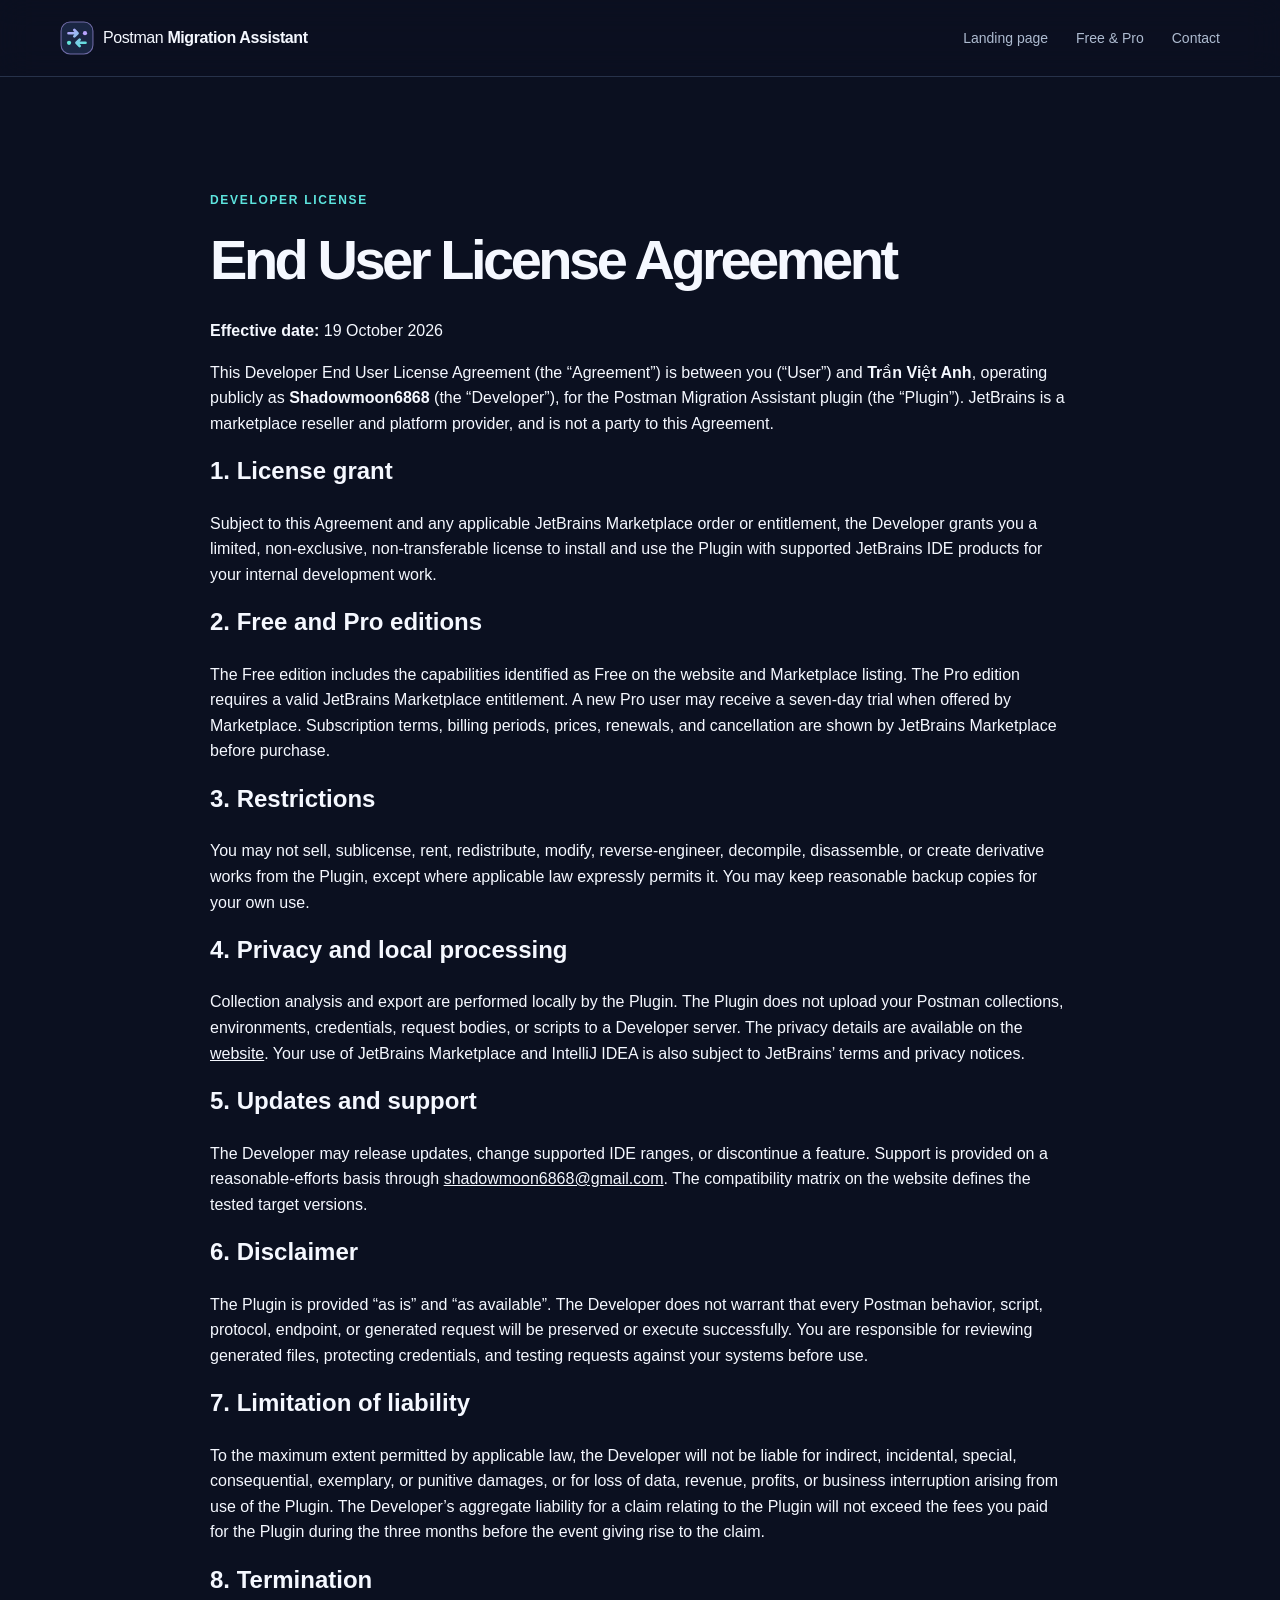
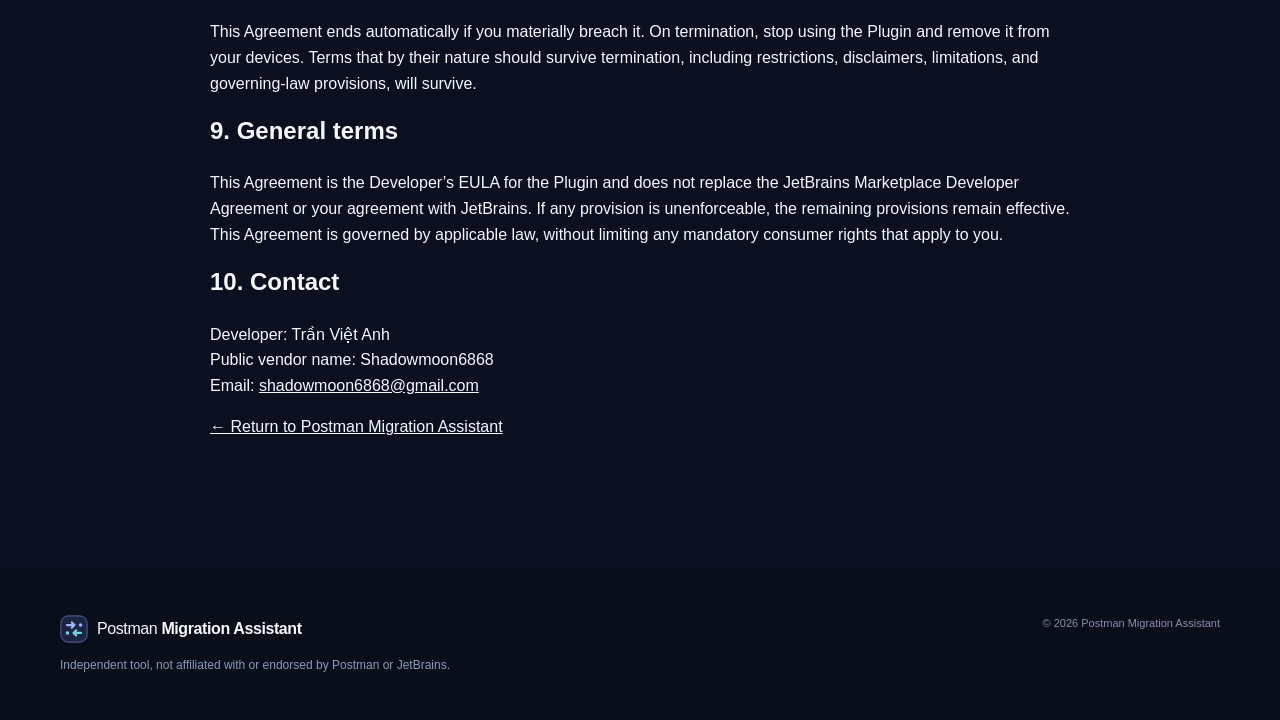
<file: eula/index.html>
<!doctype html>
<html lang="en">
<head>
  <meta charset="utf-8">
  <meta name="viewport" content="width=device-width, initial-scale=1">
  <meta name="robots" content="index,follow">
  <meta name="description" content="Developer End User License Agreement for Postman Migration Assistant.">
  <link rel="canonical" href="https://shadowmoon6868.github.io/postman-migration-assistant/eula/">
  <link rel="icon" href="../assets/icon.svg" type="image/svg+xml">
  <link rel="stylesheet" href="../assets/site.css">
  <title>Developer EULA | Postman Migration Assistant</title>
</head>
<body>
  <header class="site-header"><div class="wrap nav">
    <a class="brand" href="../"><img src="../assets/icon.svg" alt="" width="34" height="34"><span>Postman <b>Migration Assistant</b></span></a>
    <nav aria-label="EULA navigation"><a href="../">Landing page</a><a href="../#plans">Free &amp; Pro</a><a href="../#contact">Contact</a></nav>
  </div></header>
  <main class="section wrap" style="max-width: 860px">
    <p class="eyebrow">Developer license</p>
    <h1>End User License Agreement</h1>
    <p><strong>Effective date:</strong> 19 October 2026</p>
    <p>This Developer End User License Agreement (the “Agreement”) is between you (“User”) and <strong>Trần Việt Anh</strong>, operating publicly as <strong>Shadowmoon6868</strong> (the “Developer”), for the Postman Migration Assistant plugin (the “Plugin”). JetBrains is a marketplace reseller and platform provider, and is not a party to this Agreement.</p>

    <h2>1. License grant</h2>
    <p>Subject to this Agreement and any applicable JetBrains Marketplace order or entitlement, the Developer grants you a limited, non-exclusive, non-transferable license to install and use the Plugin with supported JetBrains IDE products for your internal development work.</p>

    <h2>2. Free and Pro editions</h2>
    <p>The Free edition includes the capabilities identified as Free on the website and Marketplace listing. The Pro edition requires a valid JetBrains Marketplace entitlement. A new Pro user may receive a seven-day trial when offered by Marketplace. Subscription terms, billing periods, prices, renewals, and cancellation are shown by JetBrains Marketplace before purchase.</p>

    <h2>3. Restrictions</h2>
    <p>You may not sell, sublicense, rent, redistribute, modify, reverse-engineer, decompile, disassemble, or create derivative works from the Plugin, except where applicable law expressly permits it. You may keep reasonable backup copies for your own use.</p>

    <h2>4. Privacy and local processing</h2>
    <p>Collection analysis and export are performed locally by the Plugin. The Plugin does not upload your Postman collections, environments, credentials, request bodies, or scripts to a Developer server. The privacy details are available on the <a href="../#faq">website</a>. Your use of JetBrains Marketplace and IntelliJ IDEA is also subject to JetBrains’ terms and privacy notices.</p>

    <h2>5. Updates and support</h2>
    <p>The Developer may release updates, change supported IDE ranges, or discontinue a feature. Support is provided on a reasonable-efforts basis through <a href="mailto:shadowmoon6868@gmail.com">shadowmoon6868@gmail.com</a>. The compatibility matrix on the website defines the tested target versions.</p>

    <h2>6. Disclaimer</h2>
    <p>The Plugin is provided “as is” and “as available”. The Developer does not warrant that every Postman behavior, script, protocol, endpoint, or generated request will be preserved or execute successfully. You are responsible for reviewing generated files, protecting credentials, and testing requests against your systems before use.</p>

    <h2>7. Limitation of liability</h2>
    <p>To the maximum extent permitted by applicable law, the Developer will not be liable for indirect, incidental, special, consequential, exemplary, or punitive damages, or for loss of data, revenue, profits, or business interruption arising from use of the Plugin. The Developer’s aggregate liability for a claim relating to the Plugin will not exceed the fees you paid for the Plugin during the three months before the event giving rise to the claim.</p>

    <h2>8. Termination</h2>
    <p>This Agreement ends automatically if you materially breach it. On termination, stop using the Plugin and remove it from your devices. Terms that by their nature should survive termination, including restrictions, disclaimers, limitations, and governing-law provisions, will survive.</p>

    <h2>9. General terms</h2>
    <p>This Agreement is the Developer’s EULA for the Plugin and does not replace the JetBrains Marketplace Developer Agreement or your agreement with JetBrains. If any provision is unenforceable, the remaining provisions remain effective. This Agreement is governed by applicable law, without limiting any mandatory consumer rights that apply to you.</p>

    <h2>10. Contact</h2>
    <p>Developer: Trần Việt Anh<br>Public vendor name: Shadowmoon6868<br>Email: <a href="mailto:shadowmoon6868@gmail.com">shadowmoon6868@gmail.com</a></p>
    <p><a href="../">← Return to Postman Migration Assistant</a></p>
  </main>
  <footer><div class="wrap footer-inner"><div><a class="brand" href="../"><img src="../assets/icon.svg" alt="" width="28" height="28"><span>Postman <b>Migration Assistant</b></span></a><p>Independent tool, not affiliated with or endorsed by Postman or JetBrains.</p></div><small>© 2026 Postman Migration Assistant</small></div></footer>
</body>
</html>
</file>
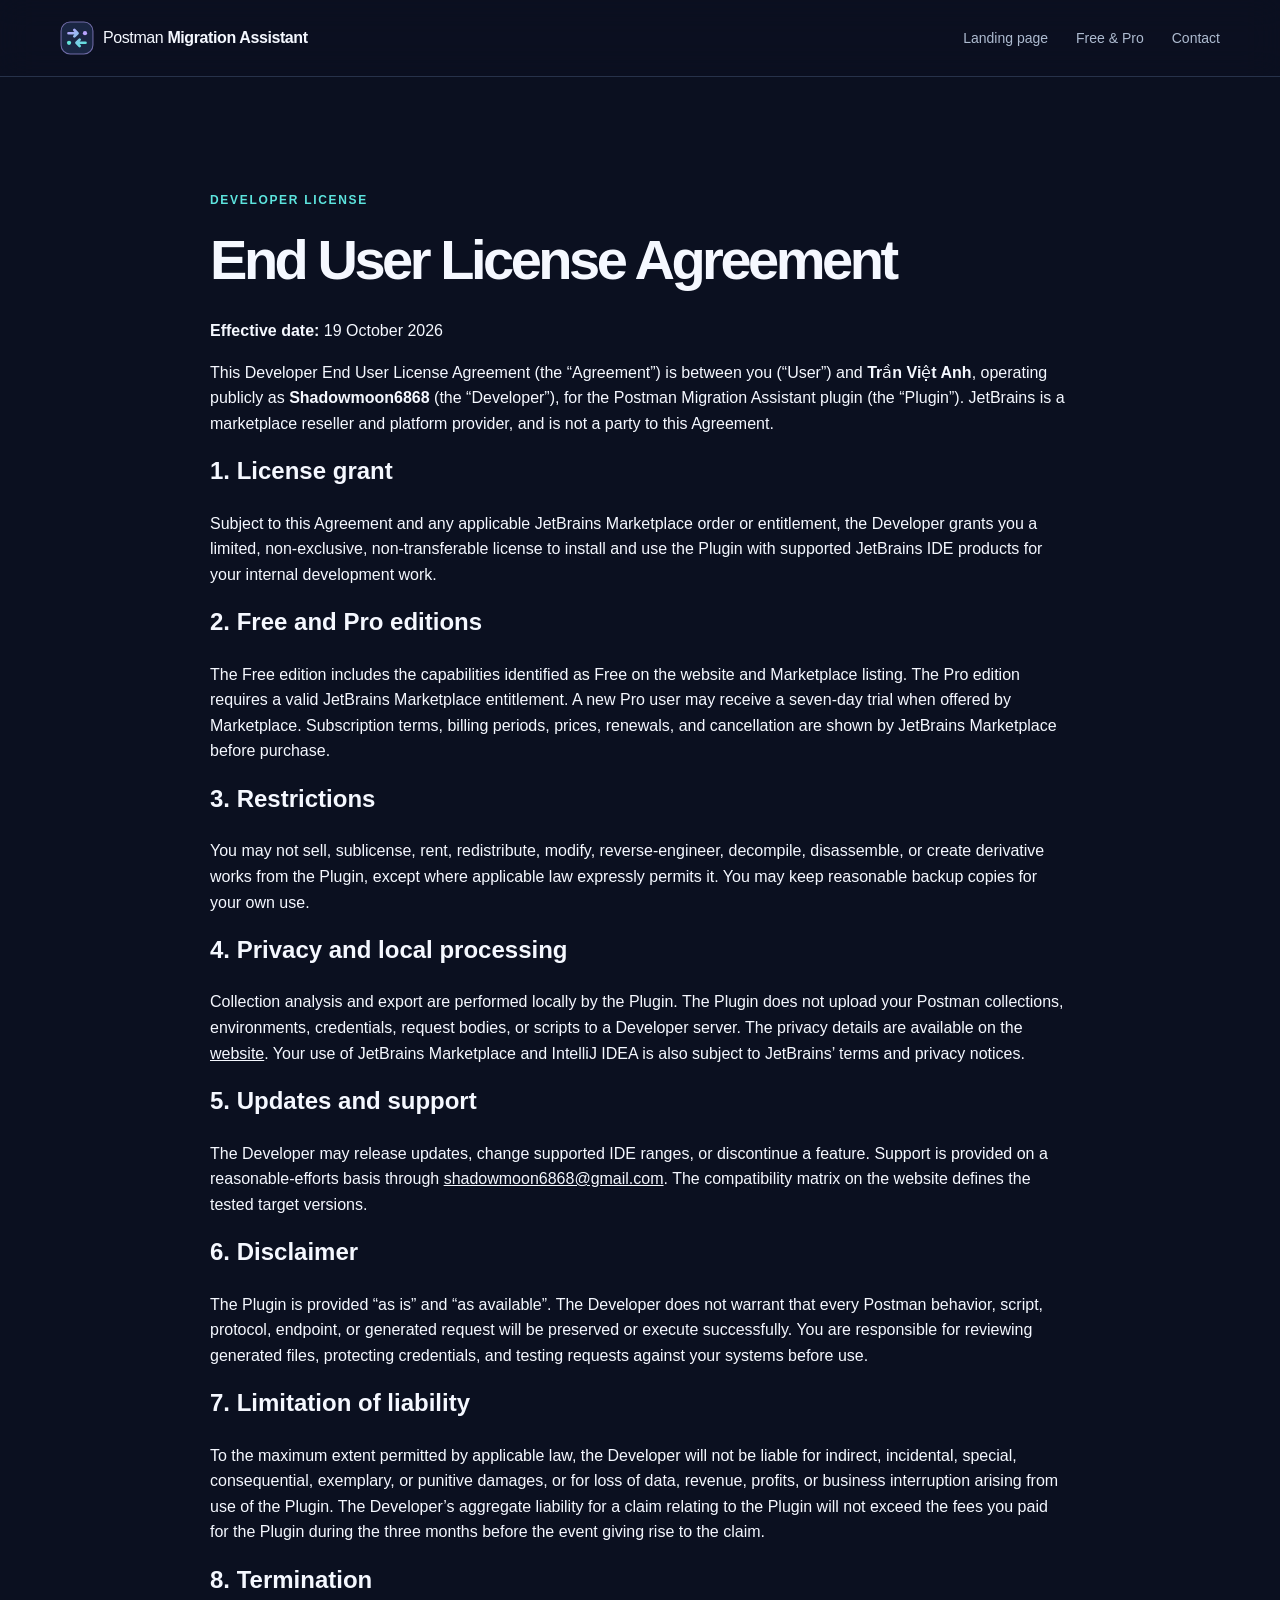
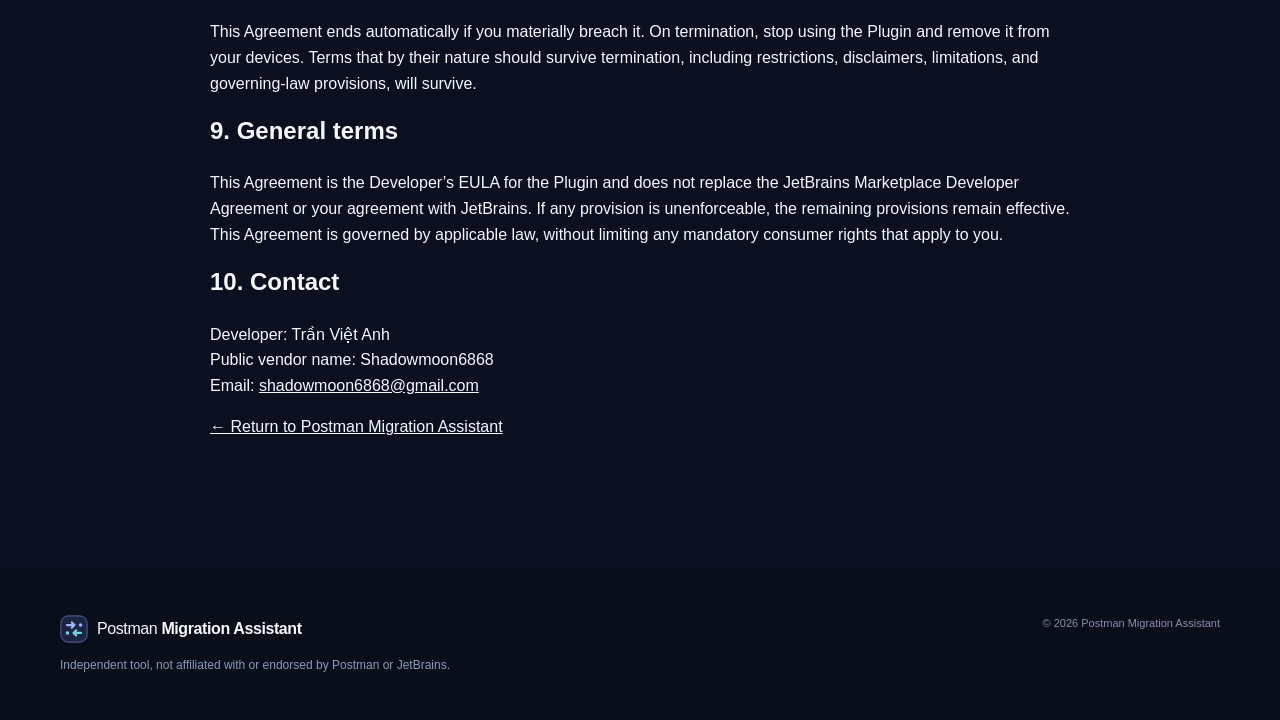
<file: site/eula/index.html>
<!doctype html>
<html lang="en">
<head>
  <meta charset="utf-8">
  <meta name="viewport" content="width=device-width, initial-scale=1">
  <meta name="robots" content="index,follow">
  <meta name="description" content="Developer End User License Agreement for Postman Migration Assistant.">
  <link rel="canonical" href="[[siteUrl]]eula/">
  <link rel="icon" href="../assets/icon.svg" type="image/svg+xml">
  <link rel="stylesheet" href="../assets/site.css">
  <title>Developer EULA | Postman Migration Assistant</title>
</head>
<body>
  <header class="site-header"><div class="wrap nav">
    <a class="brand" href="../"><img src="../assets/icon.svg" alt="" width="34" height="34"><span>Postman <b>Migration Assistant</b></span></a>
    <nav aria-label="EULA navigation"><a href="../">Landing page</a><a href="../#plans">Free &amp; Pro</a><a href="../#contact">Contact</a></nav>
  </div></header>
  <main class="section wrap" style="max-width: 860px">
    <p class="eyebrow">Developer license</p>
    <h1>End User License Agreement</h1>
    <p><strong>Effective date:</strong> 19 October 2026</p>
    <p>This Developer End User License Agreement (the “Agreement”) is between you (“User”) and <strong>Trần Việt Anh</strong>, operating publicly as <strong>Shadowmoon6868</strong> (the “Developer”), for the Postman Migration Assistant plugin (the “Plugin”). JetBrains is a marketplace reseller and platform provider, and is not a party to this Agreement.</p>

    <h2>1. License grant</h2>
    <p>Subject to this Agreement and any applicable JetBrains Marketplace order or entitlement, the Developer grants you a limited, non-exclusive, non-transferable license to install and use the Plugin with supported JetBrains IDE products for your internal development work.</p>

    <h2>2. Free and Pro editions</h2>
    <p>The Free edition includes the capabilities identified as Free on the website and Marketplace listing. The Pro edition requires a valid JetBrains Marketplace entitlement. A new Pro user may receive a seven-day trial when offered by Marketplace. Subscription terms, billing periods, prices, renewals, and cancellation are shown by JetBrains Marketplace before purchase.</p>

    <h2>3. Restrictions</h2>
    <p>You may not sell, sublicense, rent, redistribute, modify, reverse-engineer, decompile, disassemble, or create derivative works from the Plugin, except where applicable law expressly permits it. You may keep reasonable backup copies for your own use.</p>

    <h2>4. Privacy and local processing</h2>
    <p>Collection analysis and export are performed locally by the Plugin. The Plugin does not upload your Postman collections, environments, credentials, request bodies, or scripts to a Developer server. The privacy details are available on the <a href="../#faq">website</a>. Your use of JetBrains Marketplace and IntelliJ IDEA is also subject to JetBrains’ terms and privacy notices.</p>

    <h2>5. Updates and support</h2>
    <p>The Developer may release updates, change supported IDE ranges, or discontinue a feature. Support is provided on a reasonable-efforts basis through <a href="mailto:shadowmoon6868@gmail.com">shadowmoon6868@gmail.com</a>. The compatibility matrix on the website defines the tested target versions.</p>

    <h2>6. Disclaimer</h2>
    <p>The Plugin is provided “as is” and “as available”. The Developer does not warrant that every Postman behavior, script, protocol, endpoint, or generated request will be preserved or execute successfully. You are responsible for reviewing generated files, protecting credentials, and testing requests against your systems before use.</p>

    <h2>7. Limitation of liability</h2>
    <p>To the maximum extent permitted by applicable law, the Developer will not be liable for indirect, incidental, special, consequential, exemplary, or punitive damages, or for loss of data, revenue, profits, or business interruption arising from use of the Plugin. The Developer’s aggregate liability for a claim relating to the Plugin will not exceed the fees you paid for the Plugin during the three months before the event giving rise to the claim.</p>

    <h2>8. Termination</h2>
    <p>This Agreement ends automatically if you materially breach it. On termination, stop using the Plugin and remove it from your devices. Terms that by their nature should survive termination, including restrictions, disclaimers, limitations, and governing-law provisions, will survive.</p>

    <h2>9. General terms</h2>
    <p>This Agreement is the Developer’s EULA for the Plugin and does not replace the JetBrains Marketplace Developer Agreement or your agreement with JetBrains. If any provision is unenforceable, the remaining provisions remain effective. This Agreement is governed by applicable law, without limiting any mandatory consumer rights that apply to you.</p>

    <h2>10. Contact</h2>
    <p>Developer: Trần Việt Anh<br>Public vendor name: Shadowmoon6868<br>Email: <a href="mailto:shadowmoon6868@gmail.com">shadowmoon6868@gmail.com</a></p>
    <p><a href="../">← Return to Postman Migration Assistant</a></p>
  </main>
  <footer><div class="wrap footer-inner"><div><a class="brand" href="../"><img src="../assets/icon.svg" alt="" width="28" height="28"><span>Postman <b>Migration Assistant</b></span></a><p>Independent tool, not affiliated with or endorsed by Postman or JetBrains.</p></div><small>© 2026 Postman Migration Assistant</small></div></footer>
</body>
</html>
</file>
<file: assets/site.css>
:root{color-scheme:dark;--bg:#0b1020;--surface:#111a30;--panel:#15213b;--stroke:#2d3b56;--text:#f5f8ff;--muted:#aebbd0;--purple:#a78bfa;--cyan:#5de4de;--orange:#ffbd76;--green:#75e4b7;font-family:Arial,Helvetica,sans-serif;font-synthesis:none}
*{box-sizing:border-box}html{scroll-behavior:smooth}body{margin:0;background:var(--bg);color:var(--text);line-height:1.6}a{color:inherit}button,a{touch-action:manipulation}a:focus-visible,summary:focus-visible,video:focus-visible{outline:3px solid var(--cyan);outline-offset:4px}.skip-link{position:absolute;top:-80px;left:12px;background:white;color:#111;padding:8px 12px;z-index:10}.skip-link:focus{top:12px}.wrap{width:min(1160px,calc(100% - 48px));margin:auto}.site-header{border-bottom:1px solid #27324a;background:#0b1020e8;position:sticky;top:0;z-index:5;backdrop-filter:blur(16px)}.nav,.brand,.site-header nav,.hero-actions,.button,.art-top,.art-flow,.art-list>div,.art-footer,.code-head,.video-caption,.footer-inner{display:flex;align-items:center}.nav{justify-content:space-between;min-height:76px;gap:22px}.brand{gap:9px;text-decoration:none;font-size:16px;letter-spacing:-.025em;white-space:nowrap}.brand b{font-weight:800}.site-header nav{gap:28px}.site-header nav a,.footer-inner a:not(.brand){font-size:14px;color:var(--muted);text-decoration:none}.site-header nav a:hover,.footer-inner a:hover{color:white}.button{gap:16px;justify-content:center;min-height:48px;padding:12px 20px;border:1px solid transparent;border-radius:11px;text-decoration:none;font-weight:700;font-size:14px;transition:transform .18s ease,background .18s ease,border-color .18s ease;white-space:nowrap}.button:hover{transform:translateY(-2px)}.button-small{min-height:39px;padding:8px 14px}.button-ghost,.button-secondary{border-color:#52617c;background:#17233a;color:#eef3ff}.button-ghost:hover,.button-secondary:hover{border-color:#aebde1;background:#20304e}.button-primary{background:#aa91ff;color:#11172b;box-shadow:0 12px 32px #8c6dff35}.button-primary:hover{background:#c1b0ff}.button-light{background:#f5f8ff;color:#161c32}.hero{padding:92px 0 100px;display:grid;grid-template-columns:1.04fr .96fr;align-items:center;gap:56px;position:relative}.hero:before{content:"";width:580px;height:500px;position:absolute;right:-100px;top:0;z-index:-1;background:radial-gradient(ellipse,#614cb73a 0,transparent 65%);pointer-events:none}.eyebrow{margin:0 0 20px;color:var(--cyan);font-size:12px;letter-spacing:.14em;font-weight:800;text-transform:uppercase}.status-dot,.mini-dot{display:inline-block;width:8px;height:8px;border-radius:50%;background:var(--green);box-shadow:0 0 12px var(--green);margin-right:7px}h1,h2,h3,p{margin-top:0}h1{font-size:clamp(40px,5.1vw,67px);line-height:1.085;letter-spacing:-.062em;margin-bottom:27px;font-weight:800}h1 em{font-style:normal;background:linear-gradient(100deg,#bfaaff,#6fe4db);background-clip:text;color:transparent}.lede{max-width:600px;color:#bcc8dc;font-size:18px;line-height:1.73;margin-bottom:32px}.hero-actions{gap:12px;flex-wrap:wrap}.hero-note{color:#8495af;font-size:12px;margin:22px 0 0}.hero-art{border:1px solid #49567a;border-radius:20px;background:linear-gradient(155deg,#1b2743,#10182d);box-shadow:0 36px 80px #0008,0 0 0 10px #8e7bff0a;overflow:hidden;transform:rotate(1deg)}.art-top{justify-content:space-between;padding:16px 20px;border-bottom:1px solid #34415f;color:#a7b6d0;font:12px Consolas,monospace}.window-dots{display:flex;gap:6px}.window-dots i{display:block;width:8px;height:8px;border-radius:50%;background:#e57687}.window-dots i:nth-child(2){background:#f0ba67}.window-dots i:nth-child(3){background:#72d6ac}.art-badge{color:var(--green);border:1px solid #3f8c76;background:#1d483b50;padding:4px 7px;border-radius:5px;font-size:10px;font-weight:bold}.art-flow{padding:48px 25px 38px;justify-content:center;gap:14px}.flow-node{display:flex;flex-direction:column;gap:3px;align-items:center;width:155px;padding:25px 12px;border:1px solid #52617d;border-radius:13px;background:#1c2a46;box-shadow:0 12px 32px #0004;text-align:center}.flow-node.highlight{border-color:#816fe2;background:#382c73}.node-icon{font:25px Consolas,monospace;color:var(--orange);margin-bottom:8px}.flow-node.highlight .node-icon{color:var(--cyan)}.flow-node strong{font-size:14px}.flow-node small{color:#aebfda}.flow-arrow{font-size:30px;color:var(--purple);display:flex;flex-direction:column;align-items:center;line-height:1}.flow-arrow small{font-size:10px;letter-spacing:.1em;margin-top:10px;text-transform:uppercase;color:#b0a2e8}.art-list{margin:0 23px 23px;border:1px solid #34425f;border-radius:10px;overflow:hidden}.art-list>div{gap:13px;padding:10px 14px;border-bottom:1px solid #34425f;font:13px Consolas,monospace}.art-list>div:last-child{border-bottom:0}.art-list small{margin-left:auto;color:#9cabbe}.file-icon{font-size:17px}.purple{color:var(--purple)}.cyan{color:var(--cyan)}.amber{color:var(--orange)}.art-footer{padding:14px 22px;border-top:1px solid #33415e;color:#9aacc5;font-size:12px}.art-footer span:last-child{margin-left:auto;color:var(--cyan);font-size:18px}.proof-band{border-block:1px solid #303d58;background:#131d33}.proof-grid{display:grid;grid-template-columns:repeat(3,1fr) 1.6fr;gap:26px;align-items:center;padding:28px 0}.proof-grid>div{display:flex;flex-direction:column;border-right:1px solid #40506b}.proof-grid strong{font-size:30px;line-height:1.1;letter-spacing:-.04em}.proof-grid span,.proof-grid p{font-size:12px;color:#a9b9cf}.proof-grid p{margin:0;line-height:1.6}.proof-grid a,.example-note a,.limitation a{color:var(--cyan)}.section{padding-top:114px;padding-bottom:114px}.section-intro{max-width:730px;margin-bottom:42px}.section-intro h2,.install-grid h2,.contact-inner h2{font-size:clamp(33px,3.5vw,47px);line-height:1.15;letter-spacing:-.047em;margin-bottom:17px}.section-intro>p:last-child{color:var(--muted);font-size:17px}.steps{display:grid;grid-template-columns:repeat(4,1fr);gap:14px}.steps article,.feature-grid article{border:1px solid var(--stroke);border-radius:16px;background:linear-gradient(155deg,#17223a,#111a2d);padding:25px;min-height:235px}.step-number{font:700 16px Consolas,monospace;color:var(--cyan)}h3{font-size:20px;line-height:1.3;letter-spacing:-.025em;margin:24px 0 11px}.steps p,.feature-grid p{color:var(--muted);font-size:14px;line-height:1.7;margin:0}code{font-family:Consolas,"Courier New",monospace;color:#c7b6ff;font-size:.92em}.demo-section{background:#111a2d;border-block:1px solid #303d58}.video-shell{border:1px solid #42536f;border-radius:17px;overflow:hidden;background:#060a14;box-shadow:0 28px 60px #0006}.video-shell video{display:block;width:100%;height:auto;aspect-ratio:16/9;background:#080d18}.video-caption{justify-content:space-between;padding:12px 20px;background:#1c2941;color:#aebbd0;font-size:13px}.video-caption a{color:var(--cyan)}.comparison{display:grid;grid-template-columns:1fr 34px 1fr;align-items:center;gap:18px;margin-top:32px}.compare-arrow{font-size:30px;color:var(--purple);text-align:center}.code-card{height:100%;min-width:0;background:#0a1120;border:1px solid #35435f;border-radius:13px;overflow:hidden}.code-head{justify-content:space-between;background:#19253a;padding:12px 17px;border-bottom:1px solid #34415a;font-size:13px;font-weight:700}.code-head small{color:#95a8c2;font-size:11px;font-weight:400}.code-dot{display:inline-block;width:8px;height:8px;border-radius:50%;margin-right:7px}.code-dot.orange{background:var(--orange)}.code-dot.green{background:var(--green)}pre{overflow:auto;margin:0;padding:20px;line-height:1.65;font-size:13px;color:#c8d7ed}pre code{color:inherit;font-size:inherit}.example-note{font-size:13px;color:#aebcd2;max-width:950px;margin:20px 0}.transcript{border:1px solid #394965;border-radius:10px;padding:12px 16px;color:var(--muted);font-size:13px}.transcript summary{color:#dbe6f8;cursor:pointer;font-weight:700}.transcript p{margin:12px 0 0}.feature-grid{display:grid;grid-template-columns:repeat(3,1fr);gap:16px}.feature-grid article{min-height:240px}.feature-grid h3{margin-top:18px}.feature-mark{display:grid;place-items:center;width:39px;height:39px;border-radius:9px;color:var(--cyan);background:#264b58;font-size:22px}.feature-grid article:nth-child(2n) .feature-mark{color:var(--purple);background:#463d70}.limitation{display:grid;grid-template-columns:160px 1fr;gap:20px;align-items:center;border:1px solid #6b6048;border-radius:12px;background:#322c2350;padding:19px 22px;margin-top:23px;color:#d7c9aa}.limitation span{font-weight:800;color:var(--orange)}.limitation p{margin:0;font-size:13px}.install-section{background:#1a2440;border-block:1px solid #465673}.install-grid{display:grid;grid-template-columns:1fr 1fr;gap:70px;align-items:center}.install-grid p:not(.eyebrow){max-width:520px;color:#bfcee4;font-size:16px;margin-bottom:25px}.install-grid ol{counter-reset:install;list-style:none;margin:0;padding:0;display:grid;gap:14px}.install-grid li{position:relative;padding:18px 18px 18px 60px;background:#111b30;border:1px solid #3e506e;border-radius:11px;font-size:14px;color:#d3e0f1}.install-grid li:before{counter-increment:install;content:counter(install,decimal-leading-zero);position:absolute;left:18px;top:17px;color:var(--cyan);font-family:Consolas,monospace}.faq-section{max-width:900px}.faq-list{display:grid;gap:10px}.faq-list details{border:1px solid #3d4c67;border-radius:10px;background:#141f35;padding:0 20px}.faq-list summary{cursor:pointer;list-style:none;padding:19px 0;font-weight:700;font-size:15px}.faq-list summary::-webkit-details-marker{display:none}.faq-list summary:after{content:"+";float:right;color:var(--cyan);font-size:22px;line-height:1}.faq-list details[open] summary:after{content:"−"}.faq-list p{border-top:1px solid #34445f;padding:16px 0 18px;margin:0;color:var(--muted);font-size:14px}.contact-section{background:linear-gradient(110deg,#6c52b1,#315a7e);padding:68px 0}.contact-inner{display:grid;grid-template-columns:1.4fr .6fr;gap:70px;align-items:center}.contact-inner .eyebrow{color:#d5fff9}.contact-inner h2{max-width:720px}.contact-inner p:not(.eyebrow){color:#dfe8fc;margin-bottom:0}.contact-actions{display:flex;flex-direction:column;gap:14px;align-items:flex-start}.email-link{font-size:14px;color:#eef5ff}footer{padding:45px 0;background:#090e1b}.footer-inner{justify-content:space-between;align-items:flex-start;gap:35px}.footer-inner p{max-width:420px;font-size:12px;color:#889bb7;margin:13px 0 0}.footer-inner>div:nth-child(2){display:grid;grid-template-columns:repeat(2,auto);gap:7px 23px}.footer-inner small{font-size:11px;color:#8291a8;white-space:nowrap}
@media(max-width:1000px){.site-header nav{display:none}.hero{grid-template-columns:1fr;gap:45px;padding:70px 0}.hero-art{max-width:630px;transform:none}.proof-grid{grid-template-columns:repeat(3,1fr)}.proof-grid p{grid-column:1/-1}.steps{grid-template-columns:repeat(2,1fr)}.feature-grid{grid-template-columns:repeat(2,1fr)}.footer-inner{flex-wrap:wrap}}
@media(max-width:680px){.wrap{width:min(100% - 32px,1160px)}.nav{min-height:64px}.nav>.button{display:none}.brand{font-size:13px}.hero{padding:56px 0 65px}.hero h1{font-size:40px}.lede{font-size:16px}.hero-actions .button{width:100%}.art-flow{padding:27px 8px;gap:6px}.flow-node{width:41%;padding:18px 5px}.flow-node strong{font-size:12px}.flow-arrow{font-size:22px}.art-list{margin:0 10px 10px}.art-list>div{font-size:11px}.art-list small{font-size:10px}.proof-grid{grid-template-columns:repeat(3,1fr);gap:8px}.proof-grid strong{font-size:21px}.proof-grid span{font-size:10px}.proof-grid>div:nth-child(3){border:0}.section{padding-top:76px;padding-bottom:76px}.steps,.feature-grid,.comparison,.install-grid,.contact-inner{grid-template-columns:1fr}.steps article,.feature-grid article{min-height:0}.comparison{gap:10px}.compare-arrow{transform:rotate(90deg)}.code-head{align-items:flex-start;gap:10px}.code-head small{text-align:right}.limitation{grid-template-columns:1fr;gap:6px}.install-grid,.contact-inner{gap:24px}.video-caption{align-items:flex-start;gap:10px;flex-direction:column}.footer-inner{display:grid}.footer-inner>div:nth-child(2){grid-template-columns:repeat(2,1fr)}}
@media(prefers-reduced-motion:reduce){html{scroll-behavior:auto}.button{transition:none}}
body{overflow-x:hidden}
.hero:before{right:0}
h1{font-size:clamp(40px,4.4vw,56px)}
.hero{padding-top:76px;padding-bottom:82px}
@media(max-width:680px){h1{font-size:40px}.hero{padding:56px 0 65px}}
.nav-end,.language-switch{display:flex;align-items:center}
.nav-end{gap:14px}
.language-switch{gap:2px;padding:3px;border:1px solid #35445f;border-radius:9px;background:#111a2e}
.language-switch a{display:block;padding:5px 7px;border-radius:6px;color:#aebbd0;text-decoration:none;font-size:11px;font-weight:700;white-space:nowrap}
.language-switch a:hover{color:#fff;background:#273755}
.language-switch a[aria-current="page"]{color:#0e1830;background:#7ce3d9}
@media(max-width:680px){.nav .brand b{display:none}.nav-end>.button{display:none}.nav-end{gap:0}.language-switch a{padding:4px 5px;font-size:11px}}
.plans-section{background:#0e1729;border-block:1px solid #303d58}.plan-grid{display:grid;grid-template-columns:repeat(2,minmax(0,1fr));gap:20px}.plan-card{position:relative;border:1px solid #40516f;border-radius:18px;background:linear-gradient(155deg,#16223a,#10192c);padding:34px;box-shadow:0 20px 45px #0003}.plan-card.plan-pro{border-color:#8973df;background:linear-gradient(155deg,#2c2450,#14213a);box-shadow:0 24px 55px #5b43bd2b}.plan-kicker{display:inline-block;padding:5px 9px;border-radius:7px;background:#263b4e;color:var(--cyan);font-size:11px;font-weight:800;letter-spacing:.1em;text-transform:uppercase}.plan-pro .plan-kicker{background:#59489b;color:#efeaff}.plan-card h3{font-size:31px;margin:18px 0 7px}.plan-card>p{color:var(--muted)}.plan-card ul{list-style:none;margin:25px 0 0;padding:0;display:grid;gap:13px}.plan-card li{display:grid;grid-template-columns:22px 1fr;gap:9px;color:#d5e0f1;font-size:14px}.plan-card li span{color:var(--green);font-weight:800}.plan-card .plan-trial{margin:25px 0 0;padding:14px 16px;border:1px solid #6657aa;border-radius:10px;background:#8d77df1a;color:#e7e1ff;font-weight:700;font-size:13px}.plan-boundary{margin:22px 0 0;padding:17px 20px;border-left:3px solid var(--orange);background:#30291e;color:#d8c9ad;font-size:13px}.plans-section .section-intro{margin-bottom:34px}
@media(max-width:680px){.plan-grid{grid-template-columns:1fr}.plan-card{padding:25px}.plan-card h3{font-size:27px}}
</file>
<file: site/assets/site.css>
:root{color-scheme:dark;--bg:#0b1020;--surface:#111a30;--panel:#15213b;--stroke:#2d3b56;--text:#f5f8ff;--muted:#aebbd0;--purple:#a78bfa;--cyan:#5de4de;--orange:#ffbd76;--green:#75e4b7;font-family:Arial,Helvetica,sans-serif;font-synthesis:none}
*{box-sizing:border-box}html{scroll-behavior:smooth}body{margin:0;background:var(--bg);color:var(--text);line-height:1.6}a{color:inherit}button,a{touch-action:manipulation}a:focus-visible,summary:focus-visible,video:focus-visible{outline:3px solid var(--cyan);outline-offset:4px}.skip-link{position:absolute;top:-80px;left:12px;background:white;color:#111;padding:8px 12px;z-index:10}.skip-link:focus{top:12px}.wrap{width:min(1160px,calc(100% - 48px));margin:auto}.site-header{border-bottom:1px solid #27324a;background:#0b1020e8;position:sticky;top:0;z-index:5;backdrop-filter:blur(16px)}.nav,.brand,.site-header nav,.hero-actions,.button,.art-top,.art-flow,.art-list>div,.art-footer,.code-head,.video-caption,.footer-inner{display:flex;align-items:center}.nav{justify-content:space-between;min-height:76px;gap:22px}.brand{gap:9px;text-decoration:none;font-size:16px;letter-spacing:-.025em;white-space:nowrap}.brand b{font-weight:800}.site-header nav{gap:28px}.site-header nav a,.footer-inner a:not(.brand){font-size:14px;color:var(--muted);text-decoration:none}.site-header nav a:hover,.footer-inner a:hover{color:white}.button{gap:16px;justify-content:center;min-height:48px;padding:12px 20px;border:1px solid transparent;border-radius:11px;text-decoration:none;font-weight:700;font-size:14px;transition:transform .18s ease,background .18s ease,border-color .18s ease;white-space:nowrap}.button:hover{transform:translateY(-2px)}.button-small{min-height:39px;padding:8px 14px}.button-ghost,.button-secondary{border-color:#52617c;background:#17233a;color:#eef3ff}.button-ghost:hover,.button-secondary:hover{border-color:#aebde1;background:#20304e}.button-primary{background:#aa91ff;color:#11172b;box-shadow:0 12px 32px #8c6dff35}.button-primary:hover{background:#c1b0ff}.button-light{background:#f5f8ff;color:#161c32}.hero{padding:92px 0 100px;display:grid;grid-template-columns:1.04fr .96fr;align-items:center;gap:56px;position:relative}.hero:before{content:"";width:580px;height:500px;position:absolute;right:-100px;top:0;z-index:-1;background:radial-gradient(ellipse,#614cb73a 0,transparent 65%);pointer-events:none}.eyebrow{margin:0 0 20px;color:var(--cyan);font-size:12px;letter-spacing:.14em;font-weight:800;text-transform:uppercase}.status-dot,.mini-dot{display:inline-block;width:8px;height:8px;border-radius:50%;background:var(--green);box-shadow:0 0 12px var(--green);margin-right:7px}h1,h2,h3,p{margin-top:0}h1{font-size:clamp(40px,5.1vw,67px);line-height:1.085;letter-spacing:-.062em;margin-bottom:27px;font-weight:800}h1 em{font-style:normal;background:linear-gradient(100deg,#bfaaff,#6fe4db);background-clip:text;color:transparent}.lede{max-width:600px;color:#bcc8dc;font-size:18px;line-height:1.73;margin-bottom:32px}.hero-actions{gap:12px;flex-wrap:wrap}.hero-note{color:#8495af;font-size:12px;margin:22px 0 0}.hero-art{border:1px solid #49567a;border-radius:20px;background:linear-gradient(155deg,#1b2743,#10182d);box-shadow:0 36px 80px #0008,0 0 0 10px #8e7bff0a;overflow:hidden;transform:rotate(1deg)}.art-top{justify-content:space-between;padding:16px 20px;border-bottom:1px solid #34415f;color:#a7b6d0;font:12px Consolas,monospace}.window-dots{display:flex;gap:6px}.window-dots i{display:block;width:8px;height:8px;border-radius:50%;background:#e57687}.window-dots i:nth-child(2){background:#f0ba67}.window-dots i:nth-child(3){background:#72d6ac}.art-badge{color:var(--green);border:1px solid #3f8c76;background:#1d483b50;padding:4px 7px;border-radius:5px;font-size:10px;font-weight:bold}.art-flow{padding:48px 25px 38px;justify-content:center;gap:14px}.flow-node{display:flex;flex-direction:column;gap:3px;align-items:center;width:155px;padding:25px 12px;border:1px solid #52617d;border-radius:13px;background:#1c2a46;box-shadow:0 12px 32px #0004;text-align:center}.flow-node.highlight{border-color:#816fe2;background:#382c73}.node-icon{font:25px Consolas,monospace;color:var(--orange);margin-bottom:8px}.flow-node.highlight .node-icon{color:var(--cyan)}.flow-node strong{font-size:14px}.flow-node small{color:#aebfda}.flow-arrow{font-size:30px;color:var(--purple);display:flex;flex-direction:column;align-items:center;line-height:1}.flow-arrow small{font-size:10px;letter-spacing:.1em;margin-top:10px;text-transform:uppercase;color:#b0a2e8}.art-list{margin:0 23px 23px;border:1px solid #34425f;border-radius:10px;overflow:hidden}.art-list>div{gap:13px;padding:10px 14px;border-bottom:1px solid #34425f;font:13px Consolas,monospace}.art-list>div:last-child{border-bottom:0}.art-list small{margin-left:auto;color:#9cabbe}.file-icon{font-size:17px}.purple{color:var(--purple)}.cyan{color:var(--cyan)}.amber{color:var(--orange)}.art-footer{padding:14px 22px;border-top:1px solid #33415e;color:#9aacc5;font-size:12px}.art-footer span:last-child{margin-left:auto;color:var(--cyan);font-size:18px}.proof-band{border-block:1px solid #303d58;background:#131d33}.proof-grid{display:grid;grid-template-columns:repeat(3,1fr) 1.6fr;gap:26px;align-items:center;padding:28px 0}.proof-grid>div{display:flex;flex-direction:column;border-right:1px solid #40506b}.proof-grid strong{font-size:30px;line-height:1.1;letter-spacing:-.04em}.proof-grid span,.proof-grid p{font-size:12px;color:#a9b9cf}.proof-grid p{margin:0;line-height:1.6}.proof-grid a,.example-note a,.limitation a{color:var(--cyan)}.section{padding-top:114px;padding-bottom:114px}.section-intro{max-width:730px;margin-bottom:42px}.section-intro h2,.install-grid h2,.contact-inner h2{font-size:clamp(33px,3.5vw,47px);line-height:1.15;letter-spacing:-.047em;margin-bottom:17px}.section-intro>p:last-child{color:var(--muted);font-size:17px}.steps{display:grid;grid-template-columns:repeat(4,1fr);gap:14px}.steps article,.feature-grid article{border:1px solid var(--stroke);border-radius:16px;background:linear-gradient(155deg,#17223a,#111a2d);padding:25px;min-height:235px}.step-number{font:700 16px Consolas,monospace;color:var(--cyan)}h3{font-size:20px;line-height:1.3;letter-spacing:-.025em;margin:24px 0 11px}.steps p,.feature-grid p{color:var(--muted);font-size:14px;line-height:1.7;margin:0}code{font-family:Consolas,"Courier New",monospace;color:#c7b6ff;font-size:.92em}.demo-section{background:#111a2d;border-block:1px solid #303d58}.video-shell{border:1px solid #42536f;border-radius:17px;overflow:hidden;background:#060a14;box-shadow:0 28px 60px #0006}.video-shell video{display:block;width:100%;height:auto;aspect-ratio:16/9;background:#080d18}.video-caption{justify-content:space-between;padding:12px 20px;background:#1c2941;color:#aebbd0;font-size:13px}.video-caption a{color:var(--cyan)}.comparison{display:grid;grid-template-columns:1fr 34px 1fr;align-items:center;gap:18px;margin-top:32px}.compare-arrow{font-size:30px;color:var(--purple);text-align:center}.code-card{height:100%;min-width:0;background:#0a1120;border:1px solid #35435f;border-radius:13px;overflow:hidden}.code-head{justify-content:space-between;background:#19253a;padding:12px 17px;border-bottom:1px solid #34415a;font-size:13px;font-weight:700}.code-head small{color:#95a8c2;font-size:11px;font-weight:400}.code-dot{display:inline-block;width:8px;height:8px;border-radius:50%;margin-right:7px}.code-dot.orange{background:var(--orange)}.code-dot.green{background:var(--green)}pre{overflow:auto;margin:0;padding:20px;line-height:1.65;font-size:13px;color:#c8d7ed}pre code{color:inherit;font-size:inherit}.example-note{font-size:13px;color:#aebcd2;max-width:950px;margin:20px 0}.transcript{border:1px solid #394965;border-radius:10px;padding:12px 16px;color:var(--muted);font-size:13px}.transcript summary{color:#dbe6f8;cursor:pointer;font-weight:700}.transcript p{margin:12px 0 0}.feature-grid{display:grid;grid-template-columns:repeat(3,1fr);gap:16px}.feature-grid article{min-height:240px}.feature-grid h3{margin-top:18px}.feature-mark{display:grid;place-items:center;width:39px;height:39px;border-radius:9px;color:var(--cyan);background:#264b58;font-size:22px}.feature-grid article:nth-child(2n) .feature-mark{color:var(--purple);background:#463d70}.limitation{display:grid;grid-template-columns:160px 1fr;gap:20px;align-items:center;border:1px solid #6b6048;border-radius:12px;background:#322c2350;padding:19px 22px;margin-top:23px;color:#d7c9aa}.limitation span{font-weight:800;color:var(--orange)}.limitation p{margin:0;font-size:13px}.install-section{background:#1a2440;border-block:1px solid #465673}.install-grid{display:grid;grid-template-columns:1fr 1fr;gap:70px;align-items:center}.install-grid p:not(.eyebrow){max-width:520px;color:#bfcee4;font-size:16px;margin-bottom:25px}.install-grid ol{counter-reset:install;list-style:none;margin:0;padding:0;display:grid;gap:14px}.install-grid li{position:relative;padding:18px 18px 18px 60px;background:#111b30;border:1px solid #3e506e;border-radius:11px;font-size:14px;color:#d3e0f1}.install-grid li:before{counter-increment:install;content:counter(install,decimal-leading-zero);position:absolute;left:18px;top:17px;color:var(--cyan);font-family:Consolas,monospace}.faq-section{max-width:900px}.faq-list{display:grid;gap:10px}.faq-list details{border:1px solid #3d4c67;border-radius:10px;background:#141f35;padding:0 20px}.faq-list summary{cursor:pointer;list-style:none;padding:19px 0;font-weight:700;font-size:15px}.faq-list summary::-webkit-details-marker{display:none}.faq-list summary:after{content:"+";float:right;color:var(--cyan);font-size:22px;line-height:1}.faq-list details[open] summary:after{content:"−"}.faq-list p{border-top:1px solid #34445f;padding:16px 0 18px;margin:0;color:var(--muted);font-size:14px}.contact-section{background:linear-gradient(110deg,#6c52b1,#315a7e);padding:68px 0}.contact-inner{display:grid;grid-template-columns:1.4fr .6fr;gap:70px;align-items:center}.contact-inner .eyebrow{color:#d5fff9}.contact-inner h2{max-width:720px}.contact-inner p:not(.eyebrow){color:#dfe8fc;margin-bottom:0}.contact-actions{display:flex;flex-direction:column;gap:14px;align-items:flex-start}.email-link{font-size:14px;color:#eef5ff}footer{padding:45px 0;background:#090e1b}.footer-inner{justify-content:space-between;align-items:flex-start;gap:35px}.footer-inner p{max-width:420px;font-size:12px;color:#889bb7;margin:13px 0 0}.footer-inner>div:nth-child(2){display:grid;grid-template-columns:repeat(2,auto);gap:7px 23px}.footer-inner small{font-size:11px;color:#8291a8;white-space:nowrap}
@media(max-width:1000px){.site-header nav{display:none}.hero{grid-template-columns:1fr;gap:45px;padding:70px 0}.hero-art{max-width:630px;transform:none}.proof-grid{grid-template-columns:repeat(3,1fr)}.proof-grid p{grid-column:1/-1}.steps{grid-template-columns:repeat(2,1fr)}.feature-grid{grid-template-columns:repeat(2,1fr)}.footer-inner{flex-wrap:wrap}}
@media(max-width:680px){.wrap{width:min(100% - 32px,1160px)}.nav{min-height:64px}.nav>.button{display:none}.brand{font-size:13px}.hero{padding:56px 0 65px}.hero h1{font-size:40px}.lede{font-size:16px}.hero-actions .button{width:100%}.art-flow{padding:27px 8px;gap:6px}.flow-node{width:41%;padding:18px 5px}.flow-node strong{font-size:12px}.flow-arrow{font-size:22px}.art-list{margin:0 10px 10px}.art-list>div{font-size:11px}.art-list small{font-size:10px}.proof-grid{grid-template-columns:repeat(3,1fr);gap:8px}.proof-grid strong{font-size:21px}.proof-grid span{font-size:10px}.proof-grid>div:nth-child(3){border:0}.section{padding-top:76px;padding-bottom:76px}.steps,.feature-grid,.comparison,.install-grid,.contact-inner{grid-template-columns:1fr}.steps article,.feature-grid article{min-height:0}.comparison{gap:10px}.compare-arrow{transform:rotate(90deg)}.code-head{align-items:flex-start;gap:10px}.code-head small{text-align:right}.limitation{grid-template-columns:1fr;gap:6px}.install-grid,.contact-inner{gap:24px}.video-caption{align-items:flex-start;gap:10px;flex-direction:column}.footer-inner{display:grid}.footer-inner>div:nth-child(2){grid-template-columns:repeat(2,1fr)}}
@media(prefers-reduced-motion:reduce){html{scroll-behavior:auto}.button{transition:none}}
body{overflow-x:hidden}
.hero:before{right:0}
h1{font-size:clamp(40px,4.4vw,56px)}
.hero{padding-top:76px;padding-bottom:82px}
@media(max-width:680px){h1{font-size:40px}.hero{padding:56px 0 65px}}
.nav-end,.language-switch{display:flex;align-items:center}
.nav-end{gap:14px}
.language-switch{gap:2px;padding:3px;border:1px solid #35445f;border-radius:9px;background:#111a2e}
.language-switch a{display:block;padding:5px 7px;border-radius:6px;color:#aebbd0;text-decoration:none;font-size:11px;font-weight:700;white-space:nowrap}
.language-switch a:hover{color:#fff;background:#273755}
.language-switch a[aria-current="page"]{color:#0e1830;background:#7ce3d9}
@media(max-width:680px){.nav .brand b{display:none}.nav-end>.button{display:none}.nav-end{gap:0}.language-switch a{padding:4px 5px;font-size:11px}}
.plans-section{background:#0e1729;border-block:1px solid #303d58}.plan-grid{display:grid;grid-template-columns:repeat(2,minmax(0,1fr));gap:20px}.plan-card{position:relative;border:1px solid #40516f;border-radius:18px;background:linear-gradient(155deg,#16223a,#10192c);padding:34px;box-shadow:0 20px 45px #0003}.plan-card.plan-pro{border-color:#8973df;background:linear-gradient(155deg,#2c2450,#14213a);box-shadow:0 24px 55px #5b43bd2b}.plan-kicker{display:inline-block;padding:5px 9px;border-radius:7px;background:#263b4e;color:var(--cyan);font-size:11px;font-weight:800;letter-spacing:.1em;text-transform:uppercase}.plan-pro .plan-kicker{background:#59489b;color:#efeaff}.plan-card h3{font-size:31px;margin:18px 0 7px}.plan-card>p{color:var(--muted)}.plan-card ul{list-style:none;margin:25px 0 0;padding:0;display:grid;gap:13px}.plan-card li{display:grid;grid-template-columns:22px 1fr;gap:9px;color:#d5e0f1;font-size:14px}.plan-card li span{color:var(--green);font-weight:800}.plan-card .plan-trial{margin:25px 0 0;padding:14px 16px;border:1px solid #6657aa;border-radius:10px;background:#8d77df1a;color:#e7e1ff;font-weight:700;font-size:13px}.plan-boundary{margin:22px 0 0;padding:17px 20px;border-left:3px solid var(--orange);background:#30291e;color:#d8c9ad;font-size:13px}.plans-section .section-intro{margin-bottom:34px}
@media(max-width:680px){.plan-grid{grid-template-columns:1fr}.plan-card{padding:25px}.plan-card h3{font-size:27px}}
</file>
